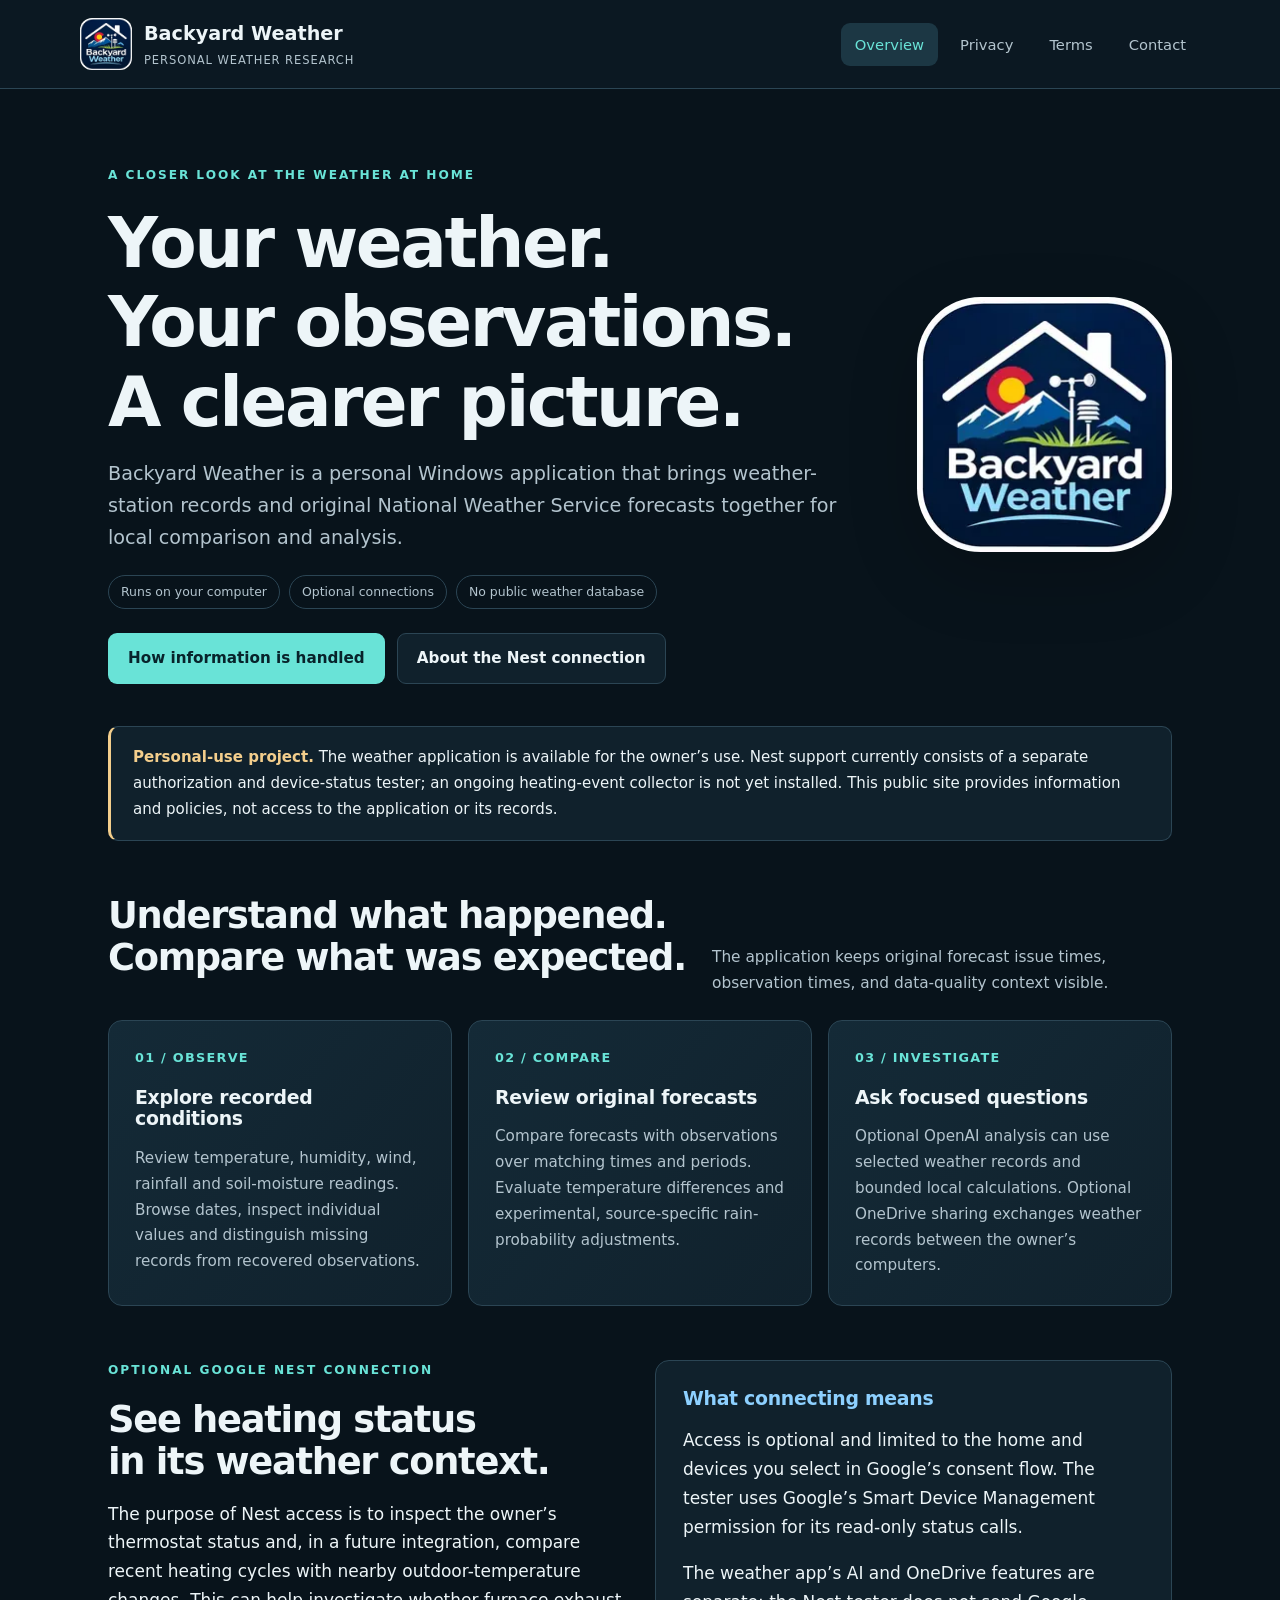
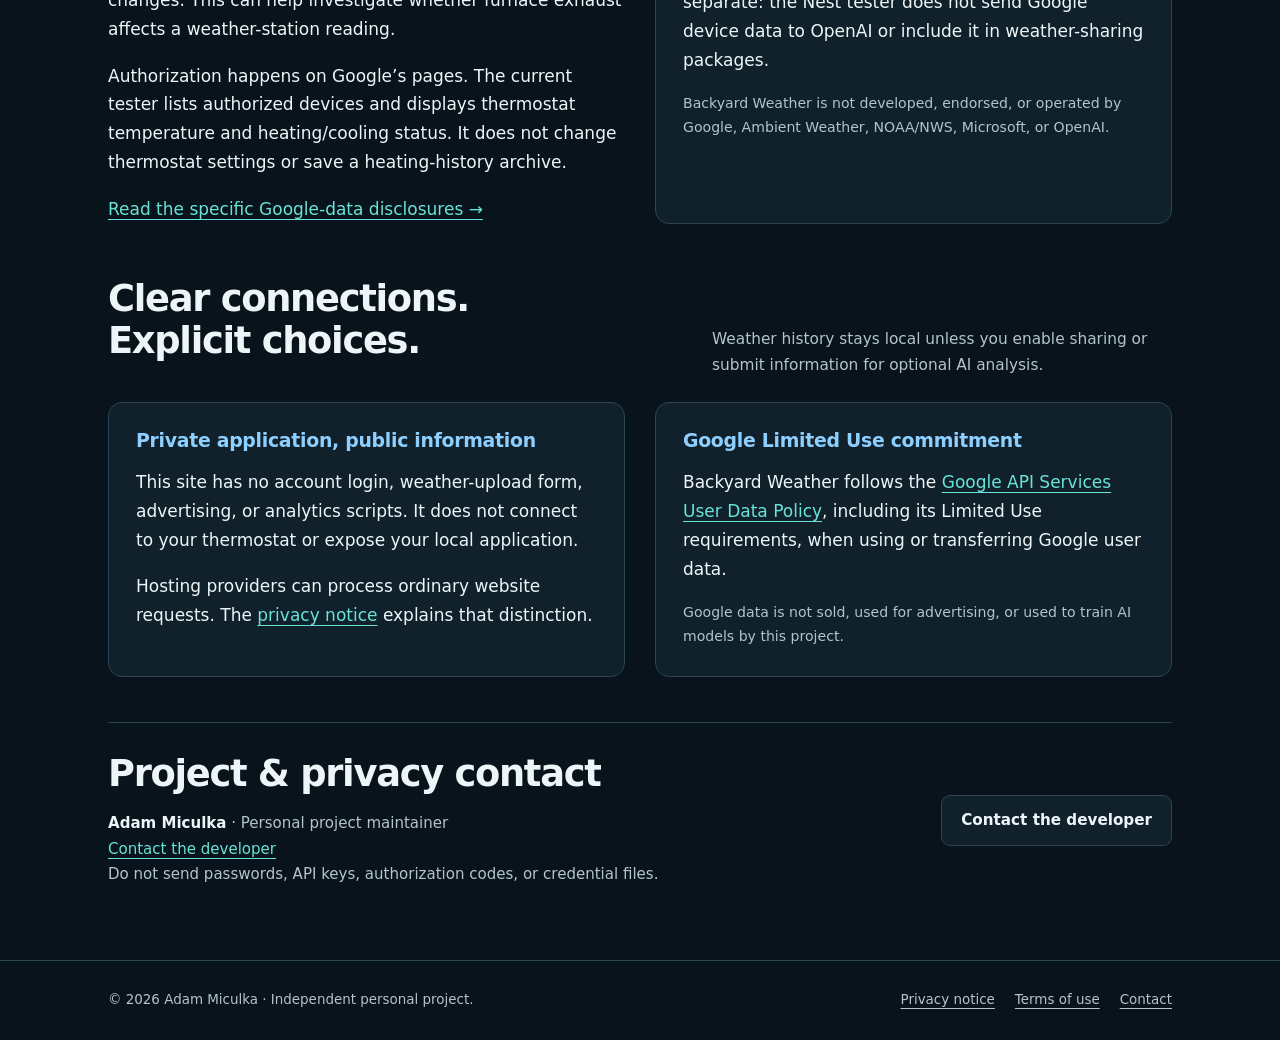
<file: docs/index.html>
<!doctype html>
<html lang="en">
<head>
<meta charset="utf-8">
<meta name="viewport" content="width=device-width, initial-scale=1">
<meta name="referrer" content="strict-origin-when-cross-origin">
<meta name="color-scheme" content="dark">
<meta name="description" content="Backyard Weather is a personal Windows weather application. Learn about its features, optional Nest connection, and privacy practices.">
<!-- SEARCH_CONSOLE_VERIFICATION: add only your actual Google verification meta tag here if using that method. -->
<title>Personal weather research · Backyard Weather</title>
<link rel="icon" type="image/webp" href="assets/backyard-weather-logo.webp">
<link rel="stylesheet" href="assets/site.css">
</head>
<body>
<a class="skip" href="#main">Skip to content</a>
<header><div class="bar"><a class="brand" href="index.html"><img src="assets/backyard-weather-logo.webp" width="52" height="52" alt=""><span>Backyard Weather<small>Personal weather research</small></span></a><nav class="nav" aria-label="Main navigation"><a href="index.html" aria-current="page">Overview</a><a href="privacy.html">Privacy</a><a href="terms.html">Terms</a><a href="index.html#contact">Contact</a></nav></div></header>
<main id="main">
<div class="hero"><div><p class="eyebrow">A closer look at the weather at home</p><h1>Your weather.<br>Your observations.<br>A clearer picture.</h1><p class="lead">Backyard Weather is a personal Windows application that brings weather-station records and original National Weather Service forecasts together for local comparison and analysis.</p><div class="tags"><span class="tag">Runs on your computer</span><span class="tag">Optional connections</span><span class="tag">No public weather database</span></div><div class="actions"><a class="button primary" href="privacy.html">How information is handled</a><a class="button" href="#nest">About the Nest connection</a></div></div><img class="logo" src="assets/backyard-weather-logo.webp" width="255" height="255" alt="Backyard Weather logo with mountains, a home roofline and weather instruments"></div>
<div class="status"><strong>Personal-use project.</strong> The weather application is available for the owner’s use. Nest support currently consists of a separate authorization and device-status tester; an ongoing heating-event collector is not yet installed. This public site provides information and policies, not access to the application or its records.</div>
<section class="section" aria-labelledby="features"><div class="section-title"><h2 id="features">Understand what happened.<br>Compare what was expected.</h2><p>The application keeps original forecast issue times, observation times, and data-quality context visible.</p></div><div class="grid"><article class="card"><span class="number">01 / OBSERVE</span><h3>Explore recorded conditions</h3><p>Review temperature, humidity, wind, rainfall and soil-moisture readings. Browse dates, inspect individual values and distinguish missing records from recovered observations.</p></article><article class="card"><span class="number">02 / COMPARE</span><h3>Review original forecasts</h3><p>Compare forecasts with observations over matching times and periods. Evaluate temperature differences and experimental, source-specific rain-probability adjustments.</p></article><article class="card"><span class="number">03 / INVESTIGATE</span><h3>Ask focused questions</h3><p>Optional OpenAI analysis can use selected weather records and bounded local calculations. Optional OneDrive sharing exchanges weather records between the owner’s computers.</p></article></div></section>
<section class="section two-col" id="nest" aria-labelledby="nest-title"><div><p class="eyebrow">Optional Google Nest connection</p><h2 id="nest-title">See heating status<br>in its weather context.</h2><p>The purpose of Nest access is to inspect the owner’s thermostat status and, in a future integration, compare recent heating cycles with nearby outdoor-temperature changes. This can help investigate whether furnace exhaust affects a weather-station reading.</p><p>Authorization happens on Google’s pages. The current tester lists authorized devices and displays thermostat temperature and heating/cooling status. It does not change thermostat settings or save a heating-history archive.</p><a href="privacy.html#google-data">Read the specific Google-data disclosures →</a></div><div class="box"><h3>What connecting means</h3><p>Access is optional and limited to the home and devices you select in Google’s consent flow. The tester uses Google’s Smart Device Management permission for its read-only status calls.</p><p>The weather app’s AI and OneDrive features are separate: the Nest tester does not send Google device data to OpenAI or include it in weather-sharing packages.</p><p class="small muted">Backyard Weather is not developed, endorsed, or operated by Google, Ambient Weather, NOAA/NWS, Microsoft, or OpenAI.</p></div></section>
<section class="section" aria-labelledby="privacy-heading"><div class="section-title"><h2 id="privacy-heading">Clear connections.<br>Explicit choices.</h2><p>Weather history stays local unless you enable sharing or submit information for optional AI analysis.</p></div><div class="two-col"><div class="box"><h3>Private application, public information</h3><p>This site has no account login, weather-upload form, advertising, or analytics scripts. It does not connect to your thermostat or expose your local application.</p><p>Hosting providers can process ordinary website requests. The <a href="privacy.html#website">privacy notice</a> explains that distinction.</p></div><div class="box"><h3>Google Limited Use commitment</h3><p>Backyard Weather follows the <a href="https://developers.google.com/terms/api-services-user-data-policy">Google API Services User Data Policy</a>, including its Limited Use requirements, when using or transferring Google user data.</p><p class="small muted">Google data is not sold, used for advertising, or used to train AI models by this project.</p></div></div></section>
<section class="owner" id="contact" aria-labelledby="contact-heading"><div><h2 id="contact-heading">Project &amp; privacy contact</h2><p><strong>Adam Miculka</strong> · Personal project maintainer</p><p class="contact-link"><a href="mailto:radars.renter_4m@icloud.com">Contact the developer</a></p><p class="small">Do not send passwords, API keys, authorization codes, or credential files.</p></div><a class="button" href="mailto:radars.renter_4m@icloud.com?subject=Backyard%20Weather%20support">Contact the developer</a></section>
</main>
<footer><div class="inner"><span>© 2026 Adam Miculka · Independent personal project.</span><nav class="footlinks" aria-label="Footer navigation"><a href="privacy.html">Privacy notice</a><a href="terms.html">Terms of use</a><a href="index.html#contact">Contact</a></nav></div></footer>
</body></html>
</file>
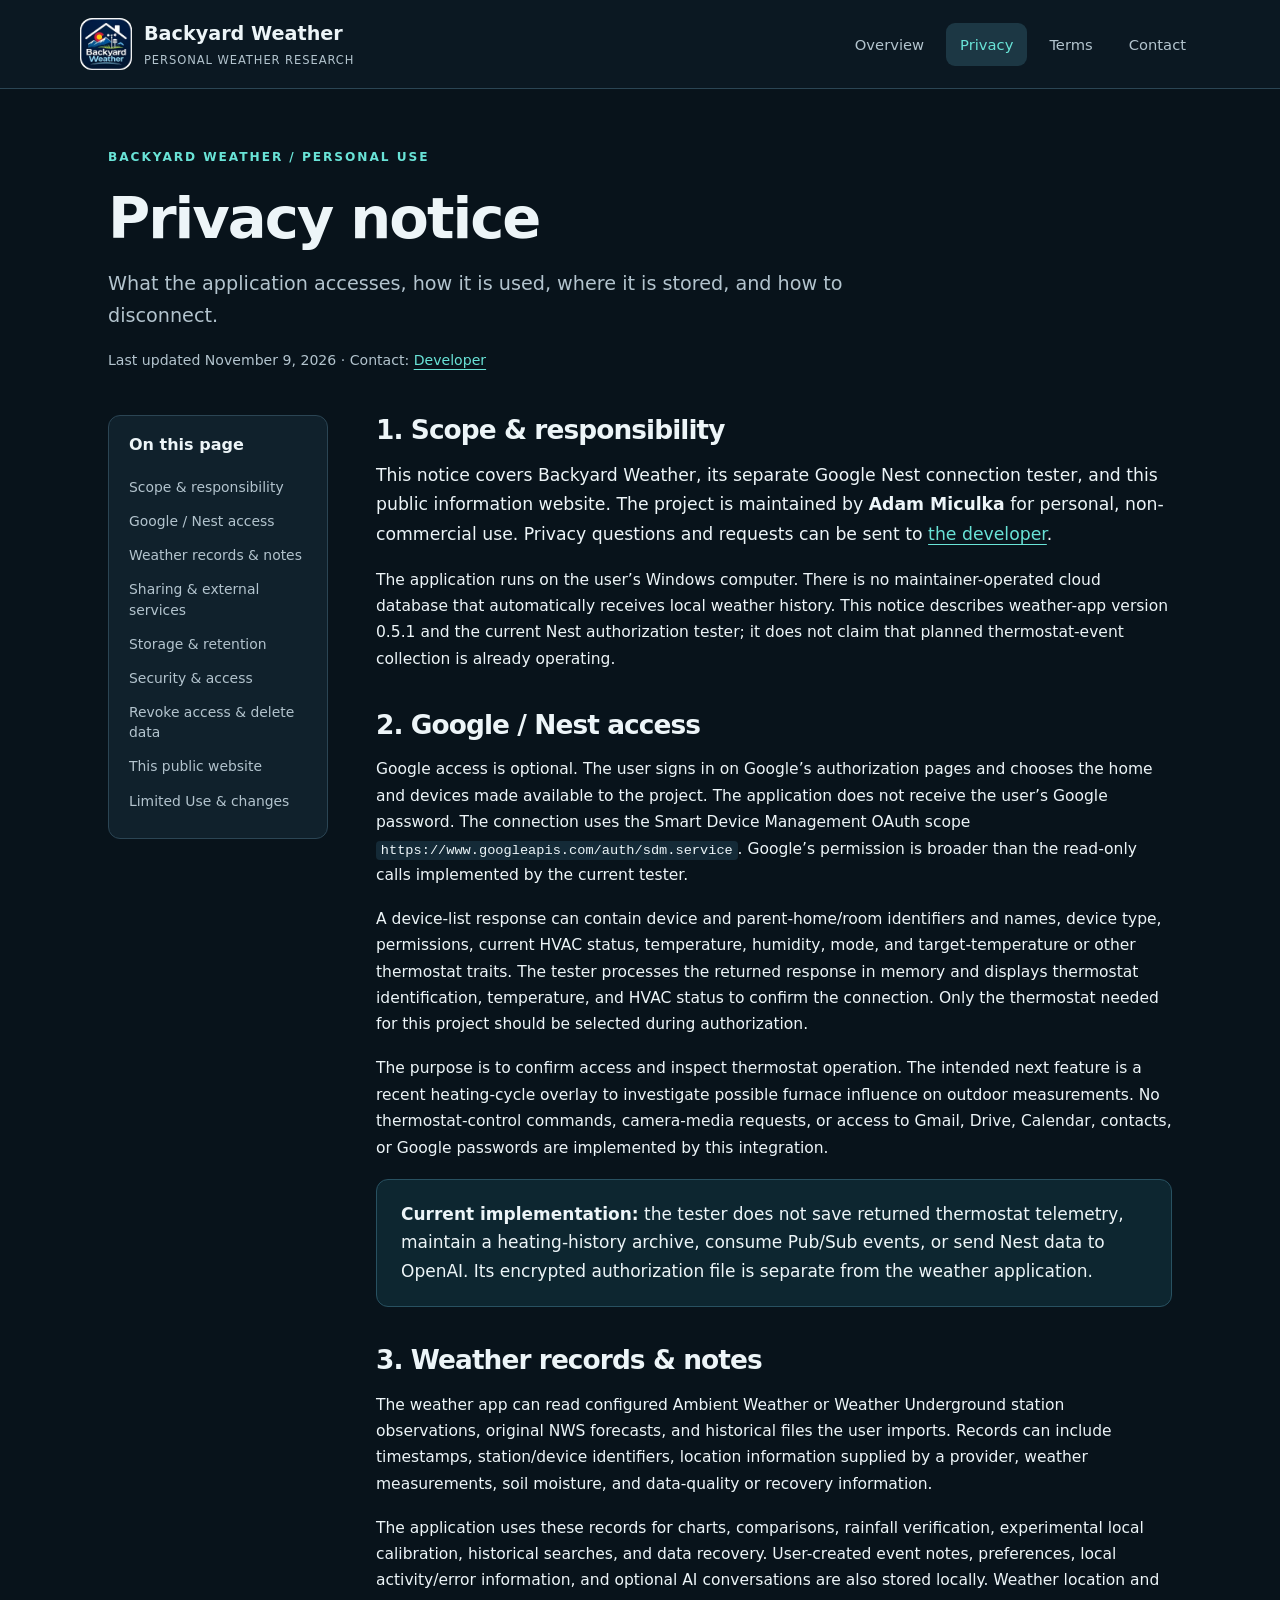
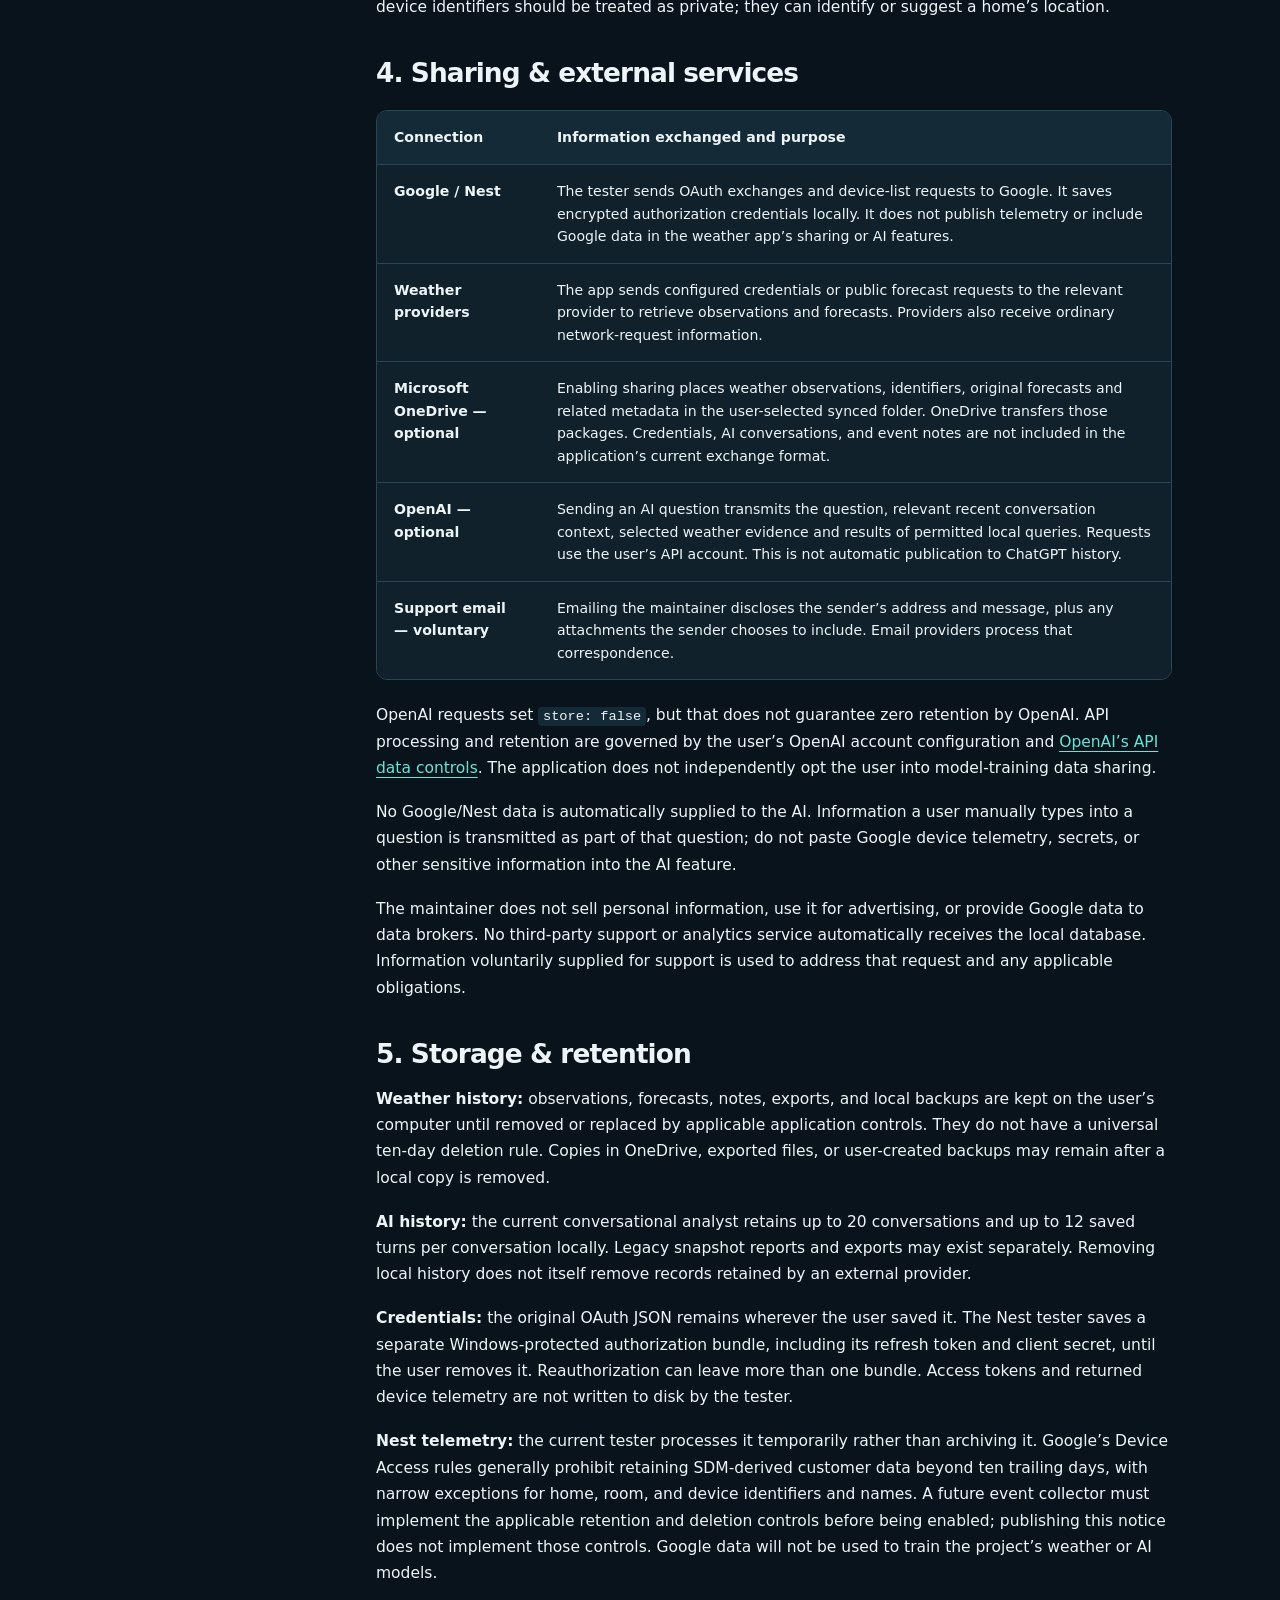
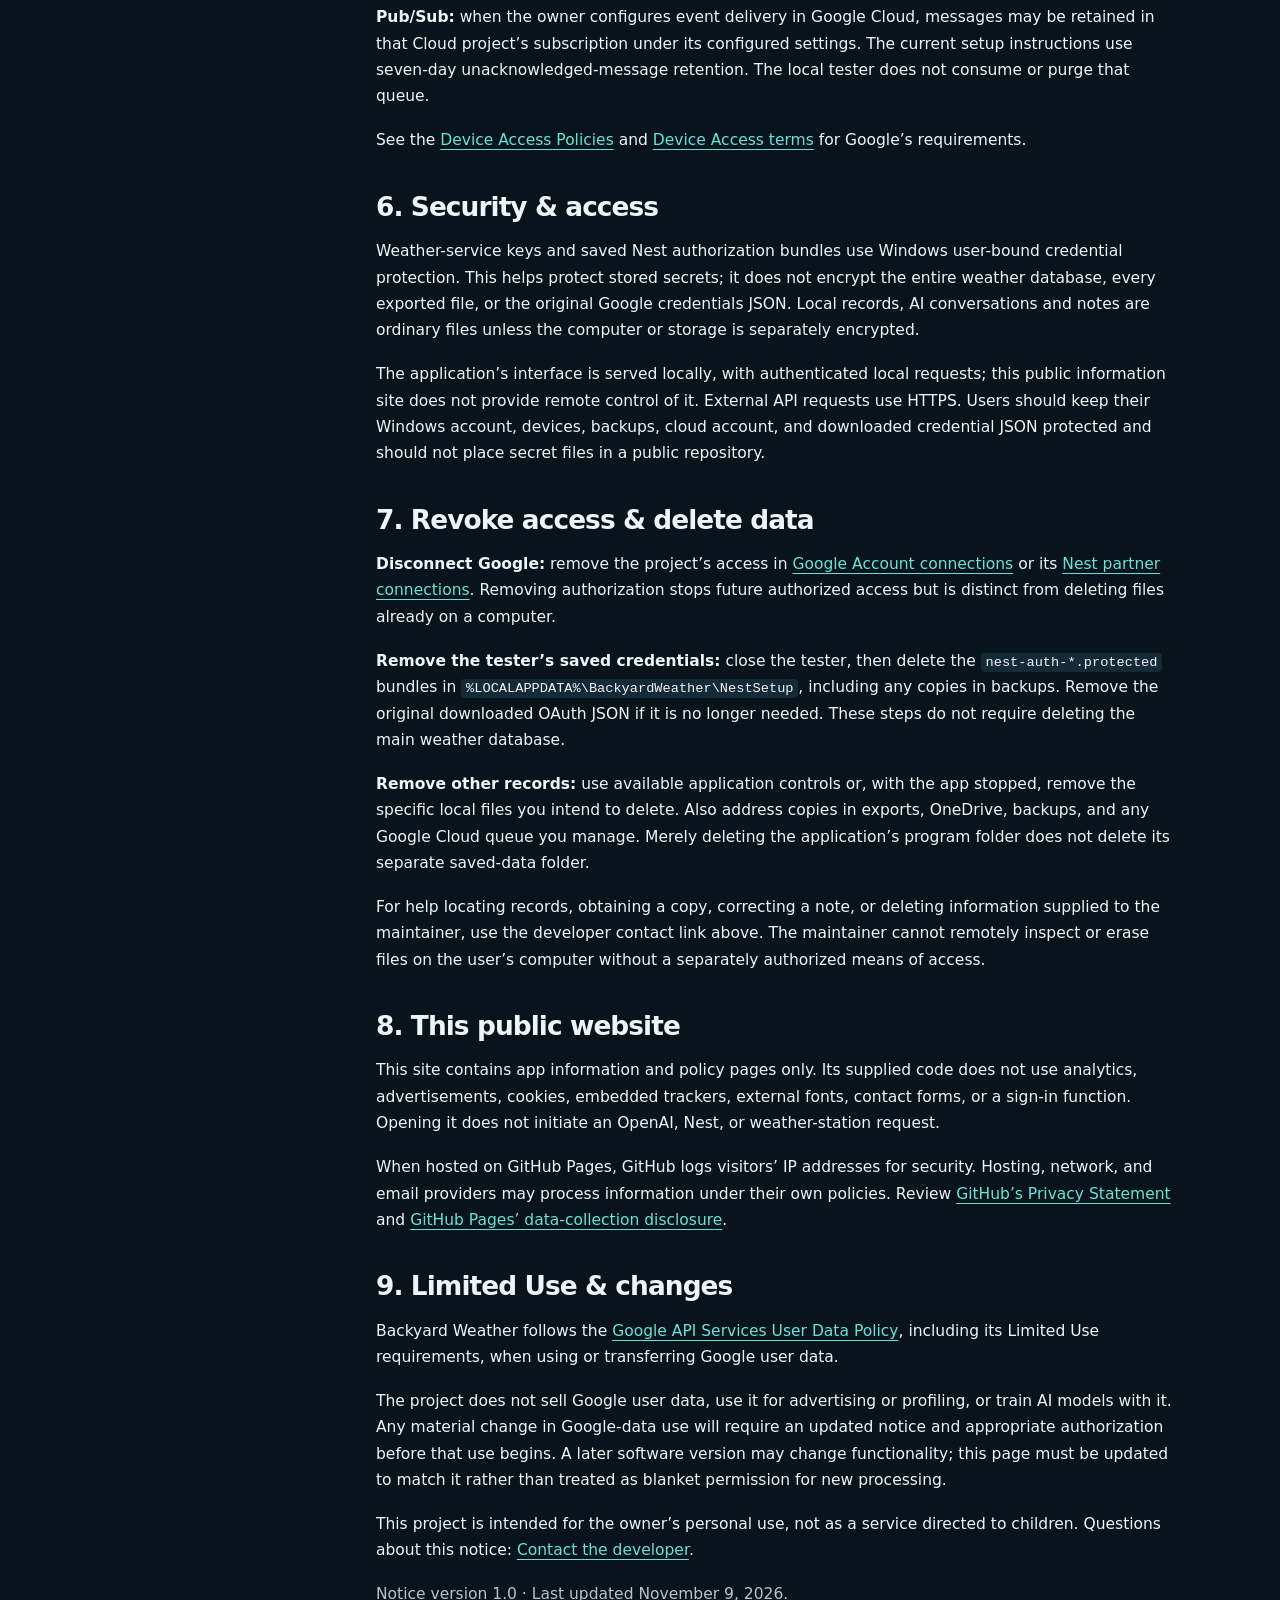
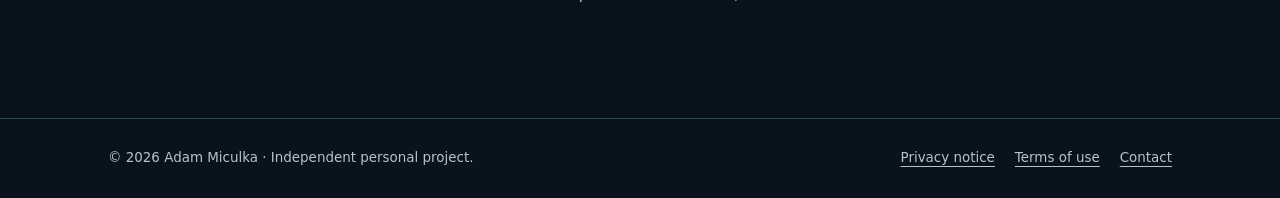
<file: docs/privacy.html>
<!doctype html>
<html lang="en">
<head>
<meta charset="utf-8">
<meta name="viewport" content="width=device-width, initial-scale=1">
<meta name="referrer" content="strict-origin-when-cross-origin">
<meta name="color-scheme" content="dark">
<meta name="description" content="Privacy practices for Backyard Weather, the personal Nest connection tester, optional OpenAI analysis and OneDrive weather-record sharing.">
<!-- SEARCH_CONSOLE_VERIFICATION: add only your actual Google verification meta tag here if using that method. -->
<title>Privacy notice · Backyard Weather</title>
<link rel="icon" type="image/webp" href="assets/backyard-weather-logo.webp">
<link rel="stylesheet" href="assets/site.css">
</head>
<body>
<a class="skip" href="#main">Skip to content</a>
<header><div class="bar"><a class="brand" href="index.html"><img src="assets/backyard-weather-logo.webp" width="52" height="52" alt=""><span>Backyard Weather<small>Personal weather research</small></span></a><nav class="nav" aria-label="Main navigation"><a href="index.html">Overview</a><a href="privacy.html" aria-current="page">Privacy</a><a href="terms.html">Terms</a><a href="index.html#contact">Contact</a></nav></div></header>
<main id="main"><div class="pagehead"><p class="eyebrow">Backyard Weather / Personal use</p><h1>Privacy notice</h1><p class="lead">What the application accesses, how it is used, where it is stored, and how to disconnect.</p><p class="meta">Last updated November 9, 2026 · Contact: <a href="mailto:radars.renter_4m@icloud.com">Developer</a></p></div><div class="legal-layout"><aside class="toc" aria-label="On this page"><h2>On this page</h2><a href="#scope">Scope &amp; responsibility</a><a href="#google-data">Google / Nest access</a><a href="#weather-data">Weather records &amp; notes</a><a href="#sharing">Sharing &amp; external services</a><a href="#retention">Storage &amp; retention</a><a href="#security">Security &amp; access</a><a href="#choices">Revoke access &amp; delete data</a><a href="#website">This public website</a><a href="#limited-use">Limited Use &amp; changes</a></aside><article class="prose"><section id="scope" aria-labelledby="scope-heading"><h2 id="scope-heading">1. Scope &amp; responsibility</h2><p class="intro">This notice covers Backyard Weather, its separate Google Nest connection tester, and this public information website. The project is maintained by <strong>Adam Miculka</strong> for personal, non-commercial use. Privacy questions and requests can be sent to <a href="mailto:radars.renter_4m@icloud.com">the developer</a>.</p><p>The application runs on the user’s Windows computer. There is no maintainer-operated cloud database that automatically receives local weather history. This notice describes weather-app version 0.5.1 and the current Nest authorization tester; it does not claim that planned thermostat-event collection is already operating.</p></section><section id="google-data" aria-labelledby="google-data-heading"><h2 id="google-data-heading">2. Google / Nest access</h2><p>Google access is optional. The user signs in on Google’s authorization pages and chooses the home and devices made available to the project. The application does not receive the user’s Google password. The connection uses the Smart Device Management OAuth scope <code>https://www.googleapis.com/auth/sdm.service</code>. Google’s permission is broader than the read-only calls implemented by the current tester.</p><p>A device-list response can contain device and parent-home/room identifiers and names, device type, permissions, current HVAC status, temperature, humidity, mode, and target-temperature or other thermostat traits. The tester processes the returned response in memory and displays thermostat identification, temperature, and HVAC status to confirm the connection. Only the thermostat needed for this project should be selected during authorization.</p><p>The purpose is to confirm access and inspect thermostat operation. The intended next feature is a recent heating-cycle overlay to investigate possible furnace influence on outdoor measurements. No thermostat-control commands, camera-media requests, or access to Gmail, Drive, Calendar, contacts, or Google passwords are implemented by this integration.</p><div class="note"><strong>Current implementation:</strong> the tester does not save returned thermostat telemetry, maintain a heating-history archive, consume Pub/Sub events, or send Nest data to OpenAI. Its encrypted authorization file is separate from the weather application.</div></section><section id="weather-data" aria-labelledby="weather-data-heading"><h2 id="weather-data-heading">3. Weather records &amp; notes</h2><p>The weather app can read configured Ambient Weather or Weather Underground station observations, original NWS forecasts, and historical files the user imports. Records can include timestamps, station/device identifiers, location information supplied by a provider, weather measurements, soil moisture, and data-quality or recovery information.</p><p>The application uses these records for charts, comparisons, rainfall verification, experimental local calibration, historical searches, and data recovery. User-created event notes, preferences, local activity/error information, and optional AI conversations are also stored locally. Weather location and device identifiers should be treated as private; they can identify or suggest a home’s location.</p></section><section id="sharing" aria-labelledby="sharing-heading"><h2 id="sharing-heading">4. Sharing &amp; external services</h2><div class="table-wrap"><table><thead><tr><th scope="col">Connection</th><th scope="col">Information exchanged and purpose</th></tr></thead><tbody>
<tr><td><strong>Google / Nest</strong></td><td>The tester sends OAuth exchanges and device-list requests to Google. It saves encrypted authorization credentials locally. It does not publish telemetry or include Google data in the weather app’s sharing or AI features.</td></tr>
<tr><td><strong>Weather providers</strong></td><td>The app sends configured credentials or public forecast requests to the relevant provider to retrieve observations and forecasts. Providers also receive ordinary network-request information.</td></tr>
<tr><td><strong>Microsoft OneDrive — optional</strong></td><td>Enabling sharing places weather observations, identifiers, original forecasts and related metadata in the user-selected synced folder. OneDrive transfers those packages. Credentials, AI conversations, and event notes are not included in the application’s current exchange format.</td></tr>
<tr><td><strong>OpenAI — optional</strong></td><td>Sending an AI question transmits the question, relevant recent conversation context, selected weather evidence and results of permitted local queries. Requests use the user’s API account. This is not automatic publication to ChatGPT history.</td></tr>
<tr><td><strong>Support email — voluntary</strong></td><td>Emailing the maintainer discloses the sender’s address and message, plus any attachments the sender chooses to include. Email providers process that correspondence.</td></tr>
</tbody></table></div><p>OpenAI requests set <code>store: false</code>, but that does not guarantee zero retention by OpenAI. API processing and retention are governed by the user’s OpenAI account configuration and <a href="https://developers.openai.com/api/docs/guides/your-data">OpenAI’s API data controls</a>. The application does not independently opt the user into model-training data sharing.</p><p>No Google/Nest data is automatically supplied to the AI. Information a user manually types into a question is transmitted as part of that question; do not paste Google device telemetry, secrets, or other sensitive information into the AI feature.</p><p>The maintainer does not sell personal information, use it for advertising, or provide Google data to data brokers. No third-party support or analytics service automatically receives the local database. Information voluntarily supplied for support is used to address that request and any applicable obligations.</p></section><section id="retention" aria-labelledby="retention-heading"><h2 id="retention-heading">5. Storage &amp; retention</h2><p><strong>Weather history:</strong> observations, forecasts, notes, exports, and local backups are kept on the user’s computer until removed or replaced by applicable application controls. They do not have a universal ten-day deletion rule. Copies in OneDrive, exported files, or user-created backups may remain after a local copy is removed.</p><p><strong>AI history:</strong> the current conversational analyst retains up to 20 conversations and up to 12 saved turns per conversation locally. Legacy snapshot reports and exports may exist separately. Removing local history does not itself remove records retained by an external provider.</p><p><strong>Credentials:</strong> the original OAuth JSON remains wherever the user saved it. The Nest tester saves a separate Windows-protected authorization bundle, including its refresh token and client secret, until the user removes it. Reauthorization can leave more than one bundle. Access tokens and returned device telemetry are not written to disk by the tester.</p><p><strong>Nest telemetry:</strong> the current tester processes it temporarily rather than archiving it. Google’s Device Access rules generally prohibit retaining SDM-derived customer data beyond ten trailing days, with narrow exceptions for home, room, and device identifiers and names. A future event collector must implement the applicable retention and deletion controls before being enabled; publishing this notice does not implement those controls. Google data will not be used to train the project’s weather or AI models.</p><p><strong>Pub/Sub:</strong> when the owner configures event delivery in Google Cloud, messages may be retained in that Cloud project’s subscription under its configured settings. The current setup instructions use seven-day unacknowledged-message retention. The local tester does not consume or purge that queue.</p><p>See the <a href="https://developers.google.com/nest/device-access/policies">Device Access Policies</a> and <a href="https://developers.google.com/nest/device-access/project/tos">Device Access terms</a> for Google’s requirements.</p></section><section id="security" aria-labelledby="security-heading"><h2 id="security-heading">6. Security &amp; access</h2><p>Weather-service keys and saved Nest authorization bundles use Windows user-bound credential protection. This helps protect stored secrets; it does not encrypt the entire weather database, every exported file, or the original Google credentials JSON. Local records, AI conversations and notes are ordinary files unless the computer or storage is separately encrypted.</p><p>The application’s interface is served locally, with authenticated local requests; this public information site does not provide remote control of it. External API requests use HTTPS. Users should keep their Windows account, devices, backups, cloud account, and downloaded credential JSON protected and should not place secret files in a public repository.</p></section><section id="choices" aria-labelledby="choices-heading"><h2 id="choices-heading">7. Revoke access &amp; delete data</h2><p><strong>Disconnect Google:</strong> remove the project’s access in <a href="https://myaccount.google.com/connections">Google Account connections</a> or its <a href="https://nestservices.google.com/partnerconnections">Nest partner connections</a>. Removing authorization stops future authorized access but is distinct from deleting files already on a computer.</p><p><strong>Remove the tester’s saved credentials:</strong> close the tester, then delete the <code>nest-auth-*.protected</code> bundles in <code>%LOCALAPPDATA%\BackyardWeather\NestSetup</code>, including any copies in backups. Remove the original downloaded OAuth JSON if it is no longer needed. These steps do not require deleting the main weather database.</p><p><strong>Remove other records:</strong> use available application controls or, with the app stopped, remove the specific local files you intend to delete. Also address copies in exports, OneDrive, backups, and any Google Cloud queue you manage. Merely deleting the application’s program folder does not delete its separate saved-data folder.</p><p>For help locating records, obtaining a copy, correcting a note, or deleting information supplied to the maintainer, use the developer contact link above. The maintainer cannot remotely inspect or erase files on the user’s computer without a separately authorized means of access.</p></section><section id="website" aria-labelledby="website-heading"><h2 id="website-heading">8. This public website</h2><p>This site contains app information and policy pages only. Its supplied code does not use analytics, advertisements, cookies, embedded trackers, external fonts, contact forms, or a sign-in function. Opening it does not initiate an OpenAI, Nest, or weather-station request.</p><p>When hosted on GitHub Pages, GitHub logs visitors’ IP addresses for security. Hosting, network, and email providers may process information under their own policies. Review <a href="https://docs.github.com/en/site-policy/privacy-policies/github-general-privacy-statement">GitHub’s Privacy Statement</a> and <a href="https://docs.github.com/en/pages/getting-started-with-github-pages/what-is-github-pages#data-collection">GitHub Pages’ data-collection disclosure</a>.</p></section><section id="limited-use" aria-labelledby="limited-use-heading"><h2 id="limited-use-heading">9. Limited Use &amp; changes</h2><p>Backyard Weather follows the <a href="https://developers.google.com/terms/api-services-user-data-policy">Google API Services User Data Policy</a>, including its Limited Use requirements, when using or transferring Google user data.</p><p>The project does not sell Google user data, use it for advertising or profiling, or train AI models with it. Any material change in Google-data use will require an updated notice and appropriate authorization before that use begins. A later software version may change functionality; this page must be updated to match it rather than treated as blanket permission for new processing.</p><p>This project is intended for the owner’s personal use, not as a service directed to children. Questions about this notice: <a href="mailto:radars.renter_4m@icloud.com">Contact the developer</a>.</p><p class="small muted">Notice version 1.0 · Last updated November 9, 2026.</p></section></article></div></main>
<footer><div class="inner"><span>© 2026 Adam Miculka · Independent personal project.</span><nav class="footlinks" aria-label="Footer navigation"><a href="privacy.html">Privacy notice</a><a href="terms.html">Terms of use</a><a href="index.html#contact">Contact</a></nav></div></footer>
</body></html>
</file>
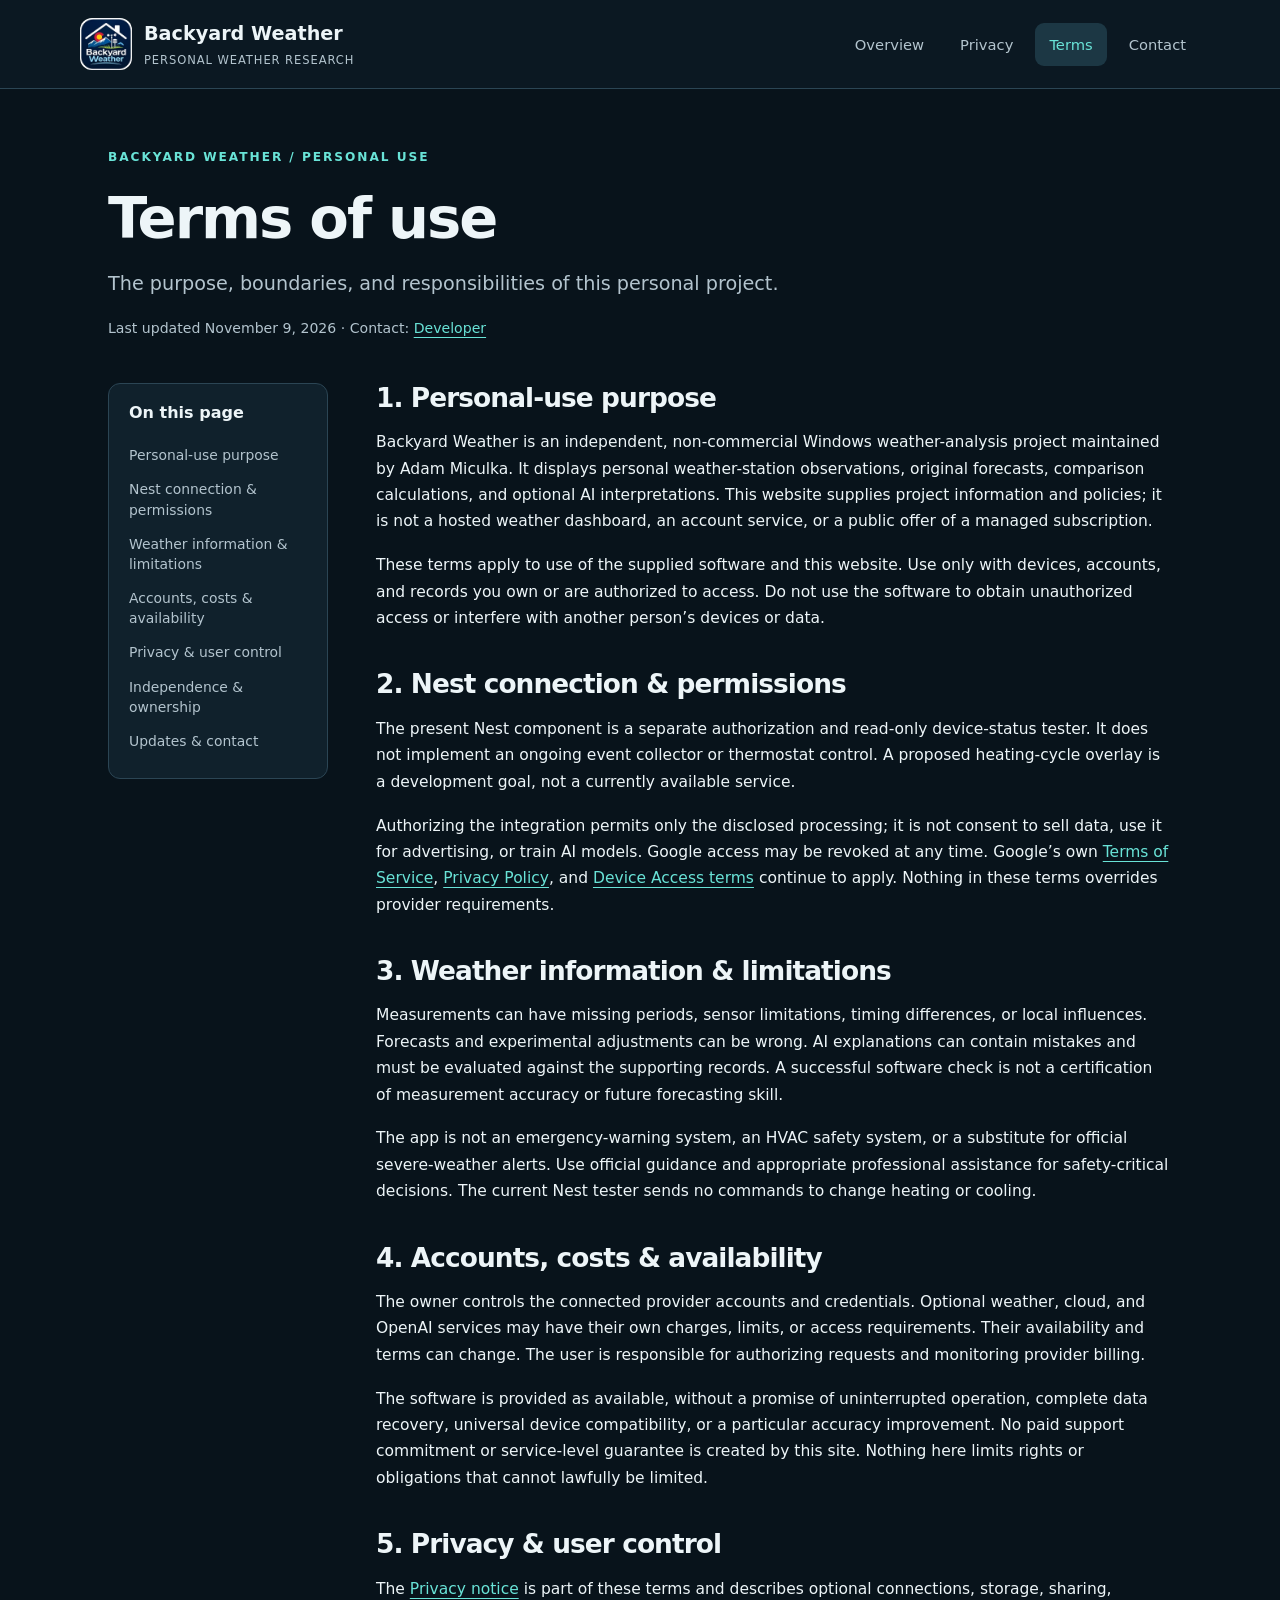
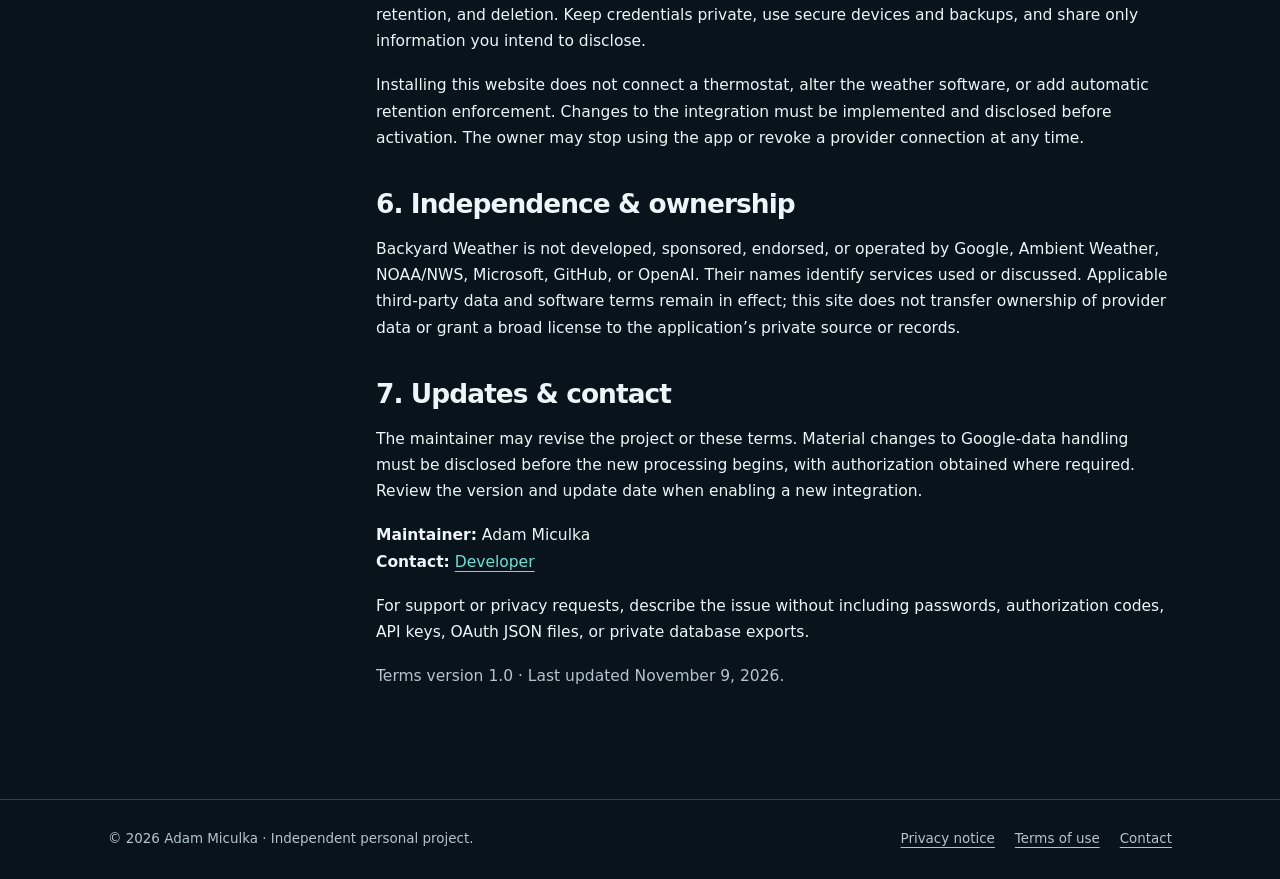
<file: docs/terms.html>
<!doctype html>
<html lang="en">
<head>
<meta charset="utf-8">
<meta name="viewport" content="width=device-width, initial-scale=1">
<meta name="referrer" content="strict-origin-when-cross-origin">
<meta name="color-scheme" content="dark">
<meta name="description" content="Personal-use terms for Backyard Weather and its optional Google Nest connection.">
<!-- SEARCH_CONSOLE_VERIFICATION: add only your actual Google verification meta tag here if using that method. -->
<title>Terms of use · Backyard Weather</title>
<link rel="icon" type="image/webp" href="assets/backyard-weather-logo.webp">
<link rel="stylesheet" href="assets/site.css">
</head>
<body>
<a class="skip" href="#main">Skip to content</a>
<header><div class="bar"><a class="brand" href="index.html"><img src="assets/backyard-weather-logo.webp" width="52" height="52" alt=""><span>Backyard Weather<small>Personal weather research</small></span></a><nav class="nav" aria-label="Main navigation"><a href="index.html">Overview</a><a href="privacy.html">Privacy</a><a href="terms.html" aria-current="page">Terms</a><a href="index.html#contact">Contact</a></nav></div></header>
<main id="main"><div class="pagehead"><p class="eyebrow">Backyard Weather / Personal use</p><h1>Terms of use</h1><p class="lead">The purpose, boundaries, and responsibilities of this personal project.</p><p class="meta">Last updated November 9, 2026 · Contact: <a href="mailto:radars.renter_4m@icloud.com">Developer</a></p></div><div class="legal-layout"><aside class="toc" aria-label="On this page"><h2>On this page</h2><a href="#purpose">Personal-use purpose</a><a href="#nest">Nest connection &amp; permissions</a><a href="#interpretation">Weather information &amp; limitations</a><a href="#accounts">Accounts, costs &amp; availability</a><a href="#privacy">Privacy &amp; user control</a><a href="#independence">Independence &amp; ownership</a><a href="#updates">Updates &amp; contact</a></aside><article class="prose"><section id="purpose" aria-labelledby="purpose-heading"><h2 id="purpose-heading">1. Personal-use purpose</h2><p>Backyard Weather is an independent, non-commercial Windows weather-analysis project maintained by Adam Miculka. It displays personal weather-station observations, original forecasts, comparison calculations, and optional AI interpretations. This website supplies project information and policies; it is not a hosted weather dashboard, an account service, or a public offer of a managed subscription.</p><p>These terms apply to use of the supplied software and this website. Use only with devices, accounts, and records you own or are authorized to access. Do not use the software to obtain unauthorized access or interfere with another person’s devices or data.</p></section><section id="nest" aria-labelledby="nest-heading"><h2 id="nest-heading">2. Nest connection &amp; permissions</h2><p>The present Nest component is a separate authorization and read-only device-status tester. It does not implement an ongoing event collector or thermostat control. A proposed heating-cycle overlay is a development goal, not a currently available service.</p><p>Authorizing the integration permits only the disclosed processing; it is not consent to sell data, use it for advertising, or train AI models. Google access may be revoked at any time. Google’s own <a href="https://policies.google.com/terms">Terms of Service</a>, <a href="https://policies.google.com/privacy">Privacy Policy</a>, and <a href="https://developers.google.com/nest/device-access/project/tos">Device Access terms</a> continue to apply. Nothing in these terms overrides provider requirements.</p></section><section id="interpretation" aria-labelledby="interpretation-heading"><h2 id="interpretation-heading">3. Weather information &amp; limitations</h2><p>Measurements can have missing periods, sensor limitations, timing differences, or local influences. Forecasts and experimental adjustments can be wrong. AI explanations can contain mistakes and must be evaluated against the supporting records. A successful software check is not a certification of measurement accuracy or future forecasting skill.</p><p>The app is not an emergency-warning system, an HVAC safety system, or a substitute for official severe-weather alerts. Use official guidance and appropriate professional assistance for safety-critical decisions. The current Nest tester sends no commands to change heating or cooling.</p></section><section id="accounts" aria-labelledby="accounts-heading"><h2 id="accounts-heading">4. Accounts, costs &amp; availability</h2><p>The owner controls the connected provider accounts and credentials. Optional weather, cloud, and OpenAI services may have their own charges, limits, or access requirements. Their availability and terms can change. The user is responsible for authorizing requests and monitoring provider billing.</p><p>The software is provided as available, without a promise of uninterrupted operation, complete data recovery, universal device compatibility, or a particular accuracy improvement. No paid support commitment or service-level guarantee is created by this site. Nothing here limits rights or obligations that cannot lawfully be limited.</p></section><section id="privacy" aria-labelledby="privacy-heading"><h2 id="privacy-heading">5. Privacy &amp; user control</h2><p>The <a href="privacy.html">Privacy notice</a> is part of these terms and describes optional connections, storage, sharing, retention, and deletion. Keep credentials private, use secure devices and backups, and share only information you intend to disclose.</p><p>Installing this website does not connect a thermostat, alter the weather software, or add automatic retention enforcement. Changes to the integration must be implemented and disclosed before activation. The owner may stop using the app or revoke a provider connection at any time.</p></section><section id="independence" aria-labelledby="independence-heading"><h2 id="independence-heading">6. Independence &amp; ownership</h2><p>Backyard Weather is not developed, sponsored, endorsed, or operated by Google, Ambient Weather, NOAA/NWS, Microsoft, GitHub, or OpenAI. Their names identify services used or discussed. Applicable third-party data and software terms remain in effect; this site does not transfer ownership of provider data or grant a broad license to the application’s private source or records.</p></section><section id="updates" aria-labelledby="updates-heading"><h2 id="updates-heading">7. Updates &amp; contact</h2><p>The maintainer may revise the project or these terms. Material changes to Google-data handling must be disclosed before the new processing begins, with authorization obtained where required. Review the version and update date when enabling a new integration.</p><p><strong>Maintainer:</strong> Adam Miculka<br><strong>Contact:</strong> <a href="mailto:radars.renter_4m@icloud.com">Developer</a></p><p>For support or privacy requests, describe the issue without including passwords, authorization codes, API keys, OAuth JSON files, or private database exports.</p><p class="small muted">Terms version 1.0 · Last updated November 9, 2026.</p></section></article></div></main>
<footer><div class="inner"><span>© 2026 Adam Miculka · Independent personal project.</span><nav class="footlinks" aria-label="Footer navigation"><a href="privacy.html">Privacy notice</a><a href="terms.html">Terms of use</a><a href="index.html#contact">Contact</a></nav></div></footer>
</body></html>
</file>
<file: docs/assets/site.css>
:root{color-scheme:dark;--bg:#08131b;--panel:#10212c;--panel2:#142a37;--text:#edf5f8;--muted:#b3c4ce;--line:#2b4554;--accent:#69e3d7;--accent2:#8dd0ff;--warm:#f3ce8c;--shadow:0 24px 70px #0003}
*{box-sizing:border-box}html{scroll-behavior:smooth;scroll-padding-top:100px}body{margin:0;background:var(--bg);color:var(--text);font-family:Inter,ui-sans-serif,system-ui,-apple-system,"Segoe UI",sans-serif;line-height:1.7;font-size:17px}a{color:var(--accent);text-decoration-thickness:1px;text-underline-offset:4px}a:hover{text-decoration-thickness:2px}a:focus-visible,button:focus-visible,summary:focus-visible,input:focus-visible{outline:3px solid var(--warm);outline-offset:5px;border-radius:4px}img{max-width:100%;height:auto}p{margin:0 0 1.1rem}strong{font-weight:650}h1,h2,h3{line-height:1.15;letter-spacing:-.035em;margin:0 0 1rem}h1{font-size:clamp(2.5rem,5.4vw,4.5rem);max-width:900px;font-weight:730}h2{font-size:clamp(1.65rem,3vw,2.3rem)}h3{font-size:1.18rem;letter-spacing:-.015em}ul,ol{padding-left:1.3rem}li{margin:.5rem 0}code{font-size:.88em;background:var(--panel2);padding:.14em .35em;border-radius:4px;overflow-wrap:anywhere}main{max-width:1120px;margin:auto;padding:0 28px 72px}header{border-bottom:1px solid var(--line);background:#0b1822}header .bar{max-width:1176px;margin:auto;padding:18px 28px;display:flex;align-items:center;justify-content:space-between;gap:22px}.brand{display:flex;align-items:center;gap:12px;font-size:1.2rem;font-weight:720;color:var(--text);text-decoration:none}.brand img{width:52px;height:52px;border-radius:12px}.brand small{display:block;color:var(--muted);font-size:.72rem;font-weight:500;letter-spacing:.08em;text-transform:uppercase}.nav{display:flex;align-items:center;gap:8px;flex-wrap:wrap}.nav a{padding:9px 14px;color:var(--muted);border-radius:9px;text-decoration:none;font-size:.92rem}.nav a[aria-current=page]{background:#1c3744;color:var(--accent)}.nav a:hover{background:#16303d;color:var(--text)}.skip{position:absolute;left:16px;top:-100px;z-index:10;background:var(--accent);color:#06202a;padding:10px 18px}.skip:focus{top:12px}.hero{display:grid;grid-template-columns:minmax(0,1fr) 255px;align-items:center;gap:65px;padding:76px 0 42px}.eyebrow{font-size:.76rem;letter-spacing:.16em;text-transform:uppercase;color:var(--accent);font-weight:650;margin-bottom:18px}.lead{font-size:1.2rem;color:var(--muted);max-width:760px;line-height:1.65}.hero .logo{width:255px;border-radius:25%;box-shadow:var(--shadow)}.tags{display:flex;gap:9px;flex-wrap:wrap;margin:22px 0}.tag{font-size:.78rem;border:1px solid var(--line);border-radius:30px;padding:5px 12px;color:var(--muted)}.actions{display:flex;gap:12px;flex-wrap:wrap;margin:24px 0 0}.button{display:inline-flex;align-items:center;justify-content:center;padding:12px 19px;border-radius:9px;border:1px solid var(--line);font-weight:650;text-decoration:none;font-size:.95rem;color:var(--text);background:var(--panel)}.button.primary{background:var(--accent);color:#08232b;border-color:transparent}.status{padding:18px 22px;border:1px solid var(--line);border-left:3px solid var(--warm);border-radius:10px;background:var(--panel);font-size:.94rem;margin-bottom:44px}.status strong{color:var(--warm)}.section{margin-top:54px}.section-title{display:flex;justify-content:space-between;align-items:flex-end;gap:24px;margin-bottom:24px}.section-title p{max-width:460px;color:var(--muted);margin:0;font-size:.96rem}.grid{display:grid;grid-template-columns:repeat(3,minmax(0,1fr));gap:16px}.card{background:linear-gradient(130deg,var(--panel2),var(--panel));border:1px solid var(--line);border-radius:14px;padding:26px}.card .number{display:block;color:var(--accent);font-size:.8rem;font-weight:700;margin-bottom:18px;letter-spacing:.1em}.card p{font-size:.95rem;color:var(--muted);margin-bottom:0}.two-col{display:grid;grid-template-columns:1fr 1fr;gap:30px}.box{background:var(--panel);padding:27px;border:1px solid var(--line);border-radius:14px}.box p:last-child{margin-bottom:0}.box h3{color:var(--accent2)}.note{padding:20px 24px;background:#0d2630;border:1px solid #285161;border-radius:12px}.note p:last-child{margin:0}.owner{display:flex;justify-content:space-between;align-items:center;gap:20px;border-top:1px solid var(--line);padding-top:30px;margin-top:45px}.owner p{margin:0;font-size:.94rem;color:var(--muted)}.owner strong{color:var(--text)}footer{border-top:1px solid var(--line);color:var(--muted);font-size:.84rem}footer .inner{max-width:1120px;padding:28px;margin:auto;display:flex;justify-content:space-between;gap:20px;flex-wrap:wrap}.footlinks{display:flex;flex-wrap:wrap;gap:20px}footer a{color:var(--muted)}.pagehead{padding:58px 0 24px}.pagehead h1{font-size:clamp(2.5rem,5vw,3.6rem)}.meta{color:var(--muted);font-size:.88rem}.legal-layout{display:grid;grid-template-columns:220px minmax(0,1fr);gap:48px;align-items:start}.toc{position:sticky;top:28px;border:1px solid var(--line);border-radius:12px;padding:20px;background:var(--panel)}.toc h2{font-size:1rem;letter-spacing:0}.toc a{display:block;font-size:.87rem;line-height:1.45;color:var(--muted);padding:7px 0;text-decoration:none}.toc a:hover{color:var(--accent);text-decoration:underline}.prose{max-width:800px}.prose section{margin:0 0 38px}.prose h2{font-size:1.65rem;margin-bottom:16px}.prose h3{font-size:1.1rem;margin-top:22px}.prose p,.prose li{font-size:.97rem}.prose .intro{font-size:1.08rem}.table-wrap{overflow:auto;border:1px solid var(--line);border-radius:11px;margin:22px 0}table{width:100%;border-collapse:collapse;font-size:.88rem;line-height:1.6}td,th{padding:15px 17px;text-align:left;vertical-align:top;border-bottom:1px solid var(--line)}th{background:var(--panel2)}td{background:var(--panel)}tr:last-child td{border-bottom:0}details{border:1px solid var(--line);border-radius:10px;padding:18px 22px;margin:16px 0;background:var(--panel)}summary{cursor:pointer;font-weight:650;color:var(--accent2)}details[open] summary{margin-bottom:14px}.provider-links{display:flex;flex-wrap:wrap;gap:8px 20px;font-size:.89rem}.muted{color:var(--muted)}.small{font-size:.88rem}.legal-callout{margin:0 0 30px}.contact-link{overflow-wrap:anywhere}
@media(max-width:900px){.hero{gap:30px;grid-template-columns:1fr 190px}.hero .logo{width:190px}.legal-layout{grid-template-columns:1fr;gap:25px}.toc{position:static;display:flex;flex-wrap:wrap;gap:2px 18px}.toc h2{flex-basis:100%;margin-bottom:6px}.toc a{padding:4px 0}.grid{gap:12px}.card{padding:22px}.section-title{display:block}.section-title p{margin-top:12px}}
@media(max-width:650px){body{font-size:16px}header .bar{padding:14px 20px;align-items:flex-start;flex-direction:column;gap:12px}.brand img{width:44px;height:44px}.nav{gap:4px;width:100%}.nav a{padding:8px 11px;font-size:.9rem}main{padding:0 20px 45px}.hero{display:flex;flex-direction:column-reverse;align-items:flex-start;gap:25px;padding:34px 0}.hero .logo{width:100px;border-radius:24px}.hero h1{font-size:2.8rem}.lead{font-size:1.05rem}.grid,.two-col{grid-template-columns:1fr}.section{margin-top:36px}.status{padding:16px 18px;margin-bottom:30px}.owner{display:block}.owner .button{margin-top:18px}.box{padding:22px}.pagehead{padding:35px 0 20px}.toc{padding:18px}.prose h2{font-size:1.5rem}.table-wrap{margin-left:0;margin-right:0}th,td{padding:12px}.actions{gap:10px}.actions .button{flex:1}.legal-callout{padding:18px}footer .inner{padding:23px 20px}.footlinks{gap:14px}}
@media(prefers-reduced-motion:reduce){html{scroll-behavior:auto}}
@media print{body{background:#fff;color:#111;font-size:11pt}.nav,.toc,.skip,.hero .logo{display:none}header,footer{background:white;border-color:#ccc}.brand,.brand small,.meta,.lead,.muted,.owner p,footer,a{color:#222!important}.legal-layout{display:block}main{padding:0;max-width:none}.box,.card,.note,.status,td,th{background:white;border-color:#bbb;color:#111}.pagehead{padding:28px 0}.prose{max-width:none}.prose h2{break-after:avoid}section,table{break-inside:avoid}a{text-decoration:underline}.button{border:1px solid #aaa;background:white!important;color:#111!important}.eyebrow,.status strong,.box h3{color:#222}}
</file>
